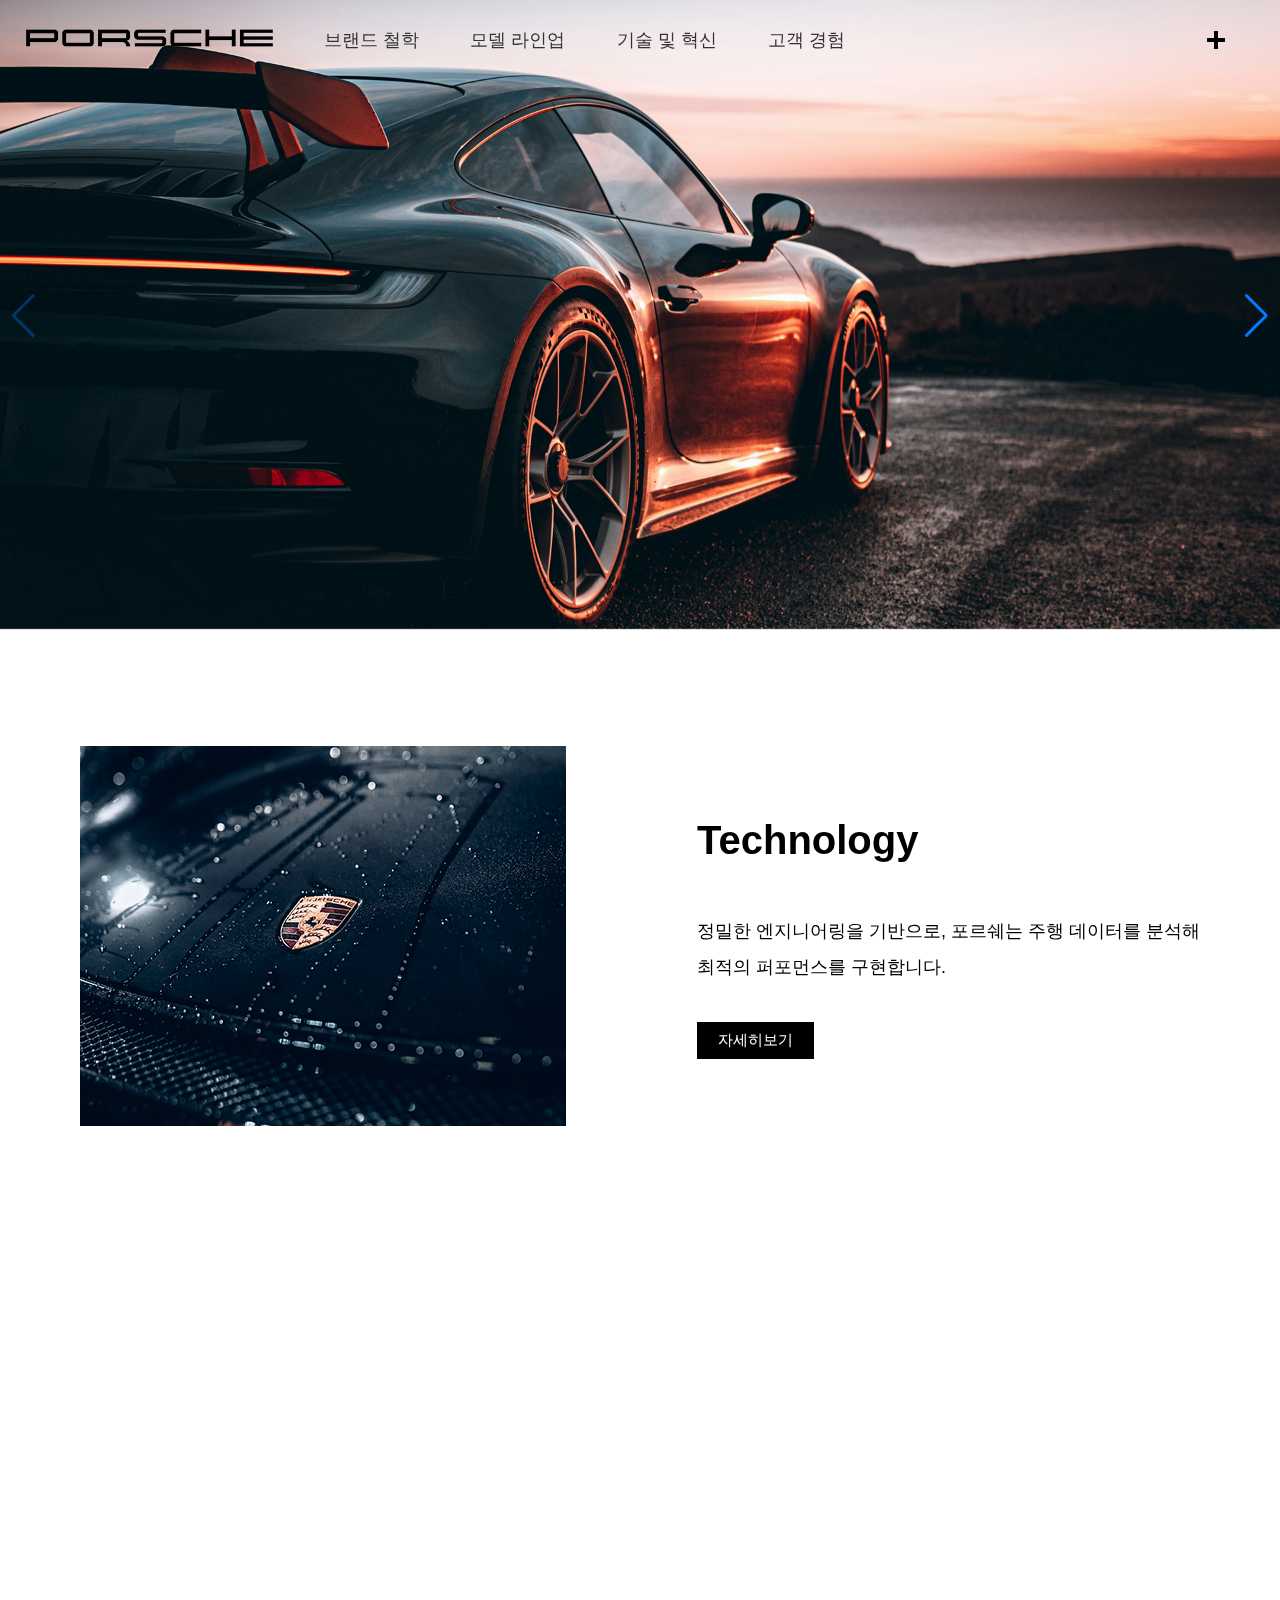
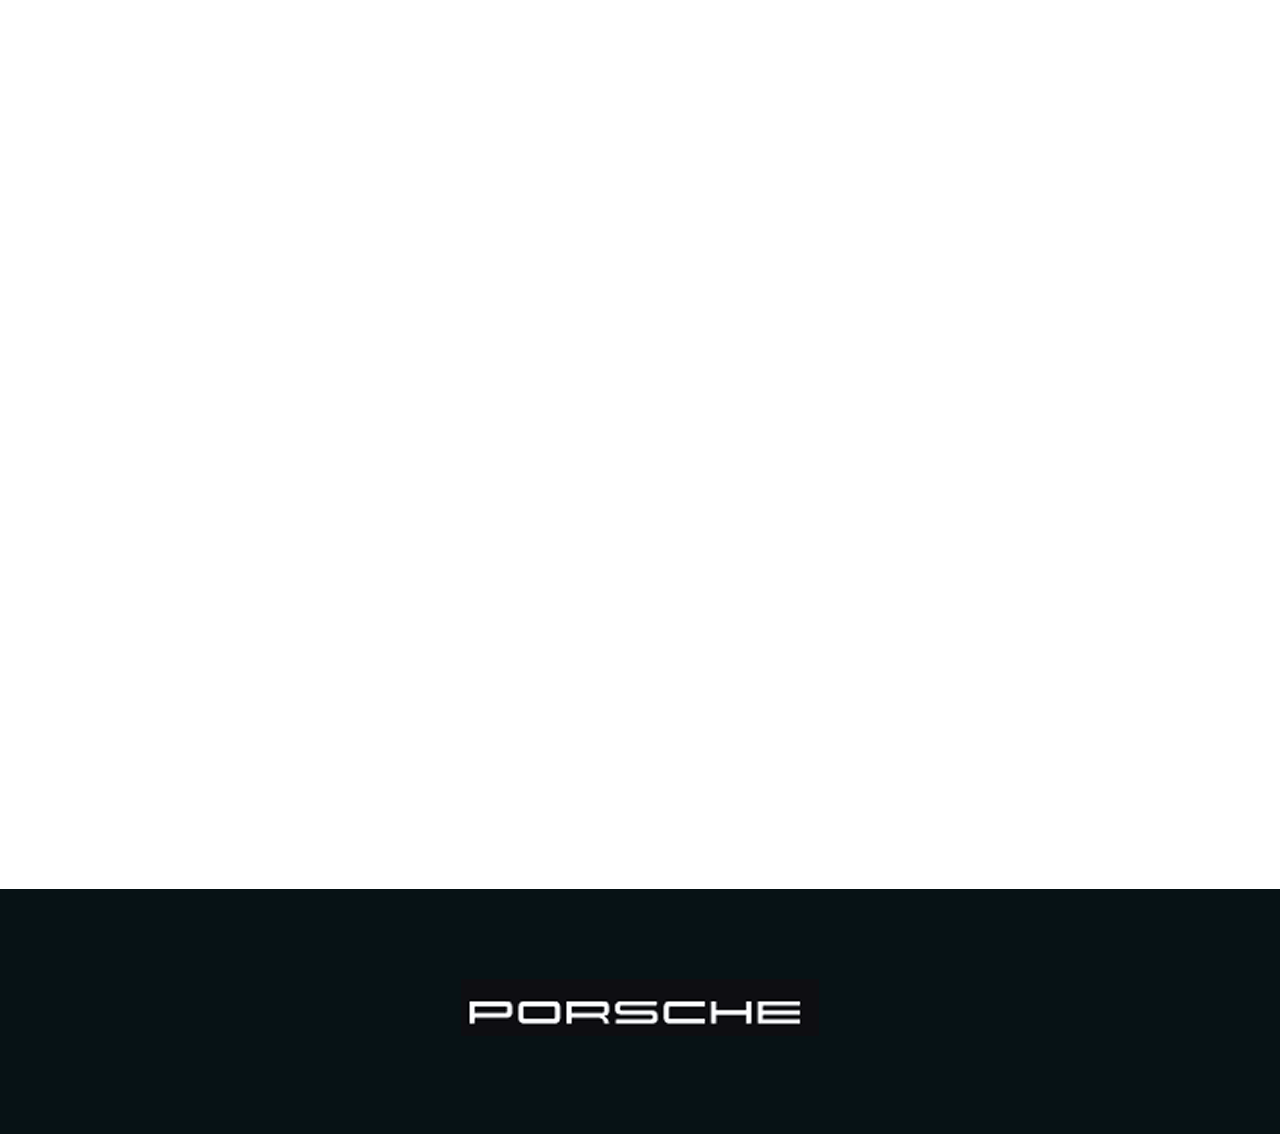
<file: index.html>
<!DOCTYPE html>
<html lang="en">
<head>
    <meta charset="UTF-8">
    <meta name="viewport" content="width=device-width, initial-scale=1.0">
    <title>레이아웃2 - 김예진2</title>
    <link rel="stylesheet" href="css/style.css">

     <!-- Link AOS CSS -->
    <link href="https://unpkg.com/aos@2.3.1/dist/aos.css" rel="stylesheet">
    
    <!-- Link Swiper's CSS -->
    <link rel="stylesheet" href="https://cdn.jsdelivr.net/npm/swiper@11/swiper-bundle.min.css" />
    <style>
        .swiper-slide img {
            width: 100%;
            height: 100%;
            object-fit: cover;
        }
    </style>


</head>
<body>
    <header>
        <h1>
            <a href="#"><img src="images/logo.png" alt="로고"></a>
        </h1>
        
        <nav>
            <ul class="gnb">
                <li><a href="#">브랜드 철학</a>
                    <ul class="lnb">
                        <li><a href="#">2차메뉴1</a></li>
                        <li><a href="#">2차메뉴2</a></li>
                        <li><a href="#">2차메뉴3</a></li>
                        <li><a href="#">2차메뉴4</a></li>
                    </ul>
                </li>
                <li><a href="#">모델 라인업</a>
                    <ul class="lnb">
                        <li><a href="#">2차메뉴1</a></li>
                        <li><a href="#">2차메뉴2</a></li>
                        <li><a href="#">2차메뉴3</a></li>
                        <li><a href="#">2차메뉴4</a></li>
                    </ul>
                </li>
                <li><a href="#">기술 및 혁신</a>
                    <ul class="lnb">
                        <li><a href="#">2차메뉴1</a></li>
                        <li><a href="#">2차메뉴2</a></li>
                        <li><a href="#">2차메뉴3</a></li>
                        <li><a href="#">2차메뉴4</a></li>
                    </ul>
                </li>
                <li><a href="#">고객 경험</a>
                    <ul class="lnb">
                        <li><a href="#">2차메뉴1</a></li>
                        <li><a href="#">2차메뉴2</a></li>
                        <li><a href="#">2차메뉴3</a></li>
                        <li><a href="#">2차메뉴4</a></li>
                    </ul>
                </li>
            </ul>
        </nav>
        
        <a href="#" class="more"></a>

        <div class="brand">
            <P>PORSCHE</P>
        </div>
    </header>
    

    <div class="hero">

        <div class="textbox">
            <div class="title">포르쉐 라이프스타일</div>
            <p>일상의 순간 속에서도<br> 포르쉐의 디자인과 감각을 경험하고,<br> 정제된 디테일이 주는 가치를 느끼며<br> 당신만의 라이프스타일을 완성합니다.</p>
            <a href="#" class="btn_view">자세히 보기</a>
        </div>
        
        <div class="swiper mySwiper">
            <div class="swiper-wrapper">
                <div class="swiper-slide"><img src="images/slide1.png" alt=""></div>
                <div class="swiper-slide"><img src="images/slide2.png" alt=""></div>
                <div class="swiper-slide"><img src="images/slide3.png" alt=""></div>
            </div>
            
            <div class="swiper-button-next"></div>
            <div class="swiper-button-prev"></div>
        </div>
    </div>
    
    
    <div class="section_box">
        <section class="section1" data-aos="flip-left" data-aos-duration="3000" data-aos-delay="50"
        data-aos-mirror="true" data-aos-once="false" data-aos-easing="ease-in-out">
            <div class="container">
                <figure>
                    <img src="images/section1.png" alt="">
                </figure>

                <div class="textbox">
                    <strong>Technology</strong>
                    <p>정밀한 엔지니어링을 기반으로, 포르쉐는 주행 데이터를 분석해<br> 최적의 퍼포먼스를 구현합니다.</p>
                    <a href="#" class="btn_view bk">자세히보기</a>
                </div>
            </div>
        </section>
        
        <section class="section2" data-aos="zoom-in" data-aos-duration="3000" data-aos-delay="50"
        data-aos-mirror="true" data-aos-once="false" data-aos-easing="ease-in-out">
            <div class="left">
                <div class="textbox">
                    <ul>
                        <li>
                            <strong>Performance</strong>
                            <p>정밀정교한 엔지니어링과 파워트레인이 <br>포르쉐만의 압도적인 주행 감각을 완성합니다.</p>
                        </li>
                        <li>
                            <strong>Innovation</strong>
                            <p>전동화와 디지털 기술을 기반으로 <br>미래의 주행 경험을 한층 더 진화시킵니다.</p>
                        </li>
                        <li>
                            <strong>Design</strong>
                            <p>정아이코닉한 실루엣과 정제된 디테일이 <br>포르쉐의 고유한 아름다움을 표현합니다.</p>
                        </li>
                    </ul>
                </div>
            </div>
            <div class="right">
                
            </div>
        </section>
        
        <section class="section3" data-aos="fade-up"
     data-aos-duration="3000" data-aos-mirror="true" data-aos-once="false" data-aos-easing="ease-in-out" data-aos-delay="50">
           <div class="container">
                <h2>Discover</h2>
    
                <ul class="content">
                    <li>
                        <a href="#">
                            <figure><img src="images/section4.png" alt=""></figure>
                            <span class="ex">Porsche E-Performance</span>
                            <p>포르쉐 전동 퍼포먼스의 새로운 기준</p>
                        </a>
                    </li>
                    <li>
                        <a href="#">
                            <figure><img src="images/section5.png" alt=""></figure>
                            <span class="ex">Porsche Connect</span>
                            <p>차량과 일상을 하나로 연결하다</p>
                        </a>
                    </li>
                    <li>
                        <a href="#">
                            <figure><img src="images/section6.png" alt=""></figure>
                            <span class="ex">Parts Price Check</span>
                            <p>포르쉐 순정 파츠 가격 확인하기</p>
                        </a>
                    </li>
                </ul>
           </div>
        </section>
    </div>
    
    
    <footer>
        <h1><img src="images/footerlogo.png" alt=""></h1>
    </footer>



    <script src="script/jquery-3.7.1.min.js"></script>

    <script src="script/action.js"></script>
      
    
    <!-- Swiper JS -->
    <script src="https://cdn.jsdelivr.net/npm/swiper@11/swiper-bundle.min.js"></script>

    <!-- Initialize Swiper -->
    <script>
        var swiper = new Swiper(".mySwiper", {
        navigation: {
            nextEl: ".swiper-button-next",
            prevEl: ".swiper-button-prev",
        },
        });
    </script>


    <!-- Aos JS -->
    <script src="https://unpkg.com/aos@2.3.1/dist/aos.js"></script>

    <script>
        AOS.init();
    </script>


</body>
</html>
</file>
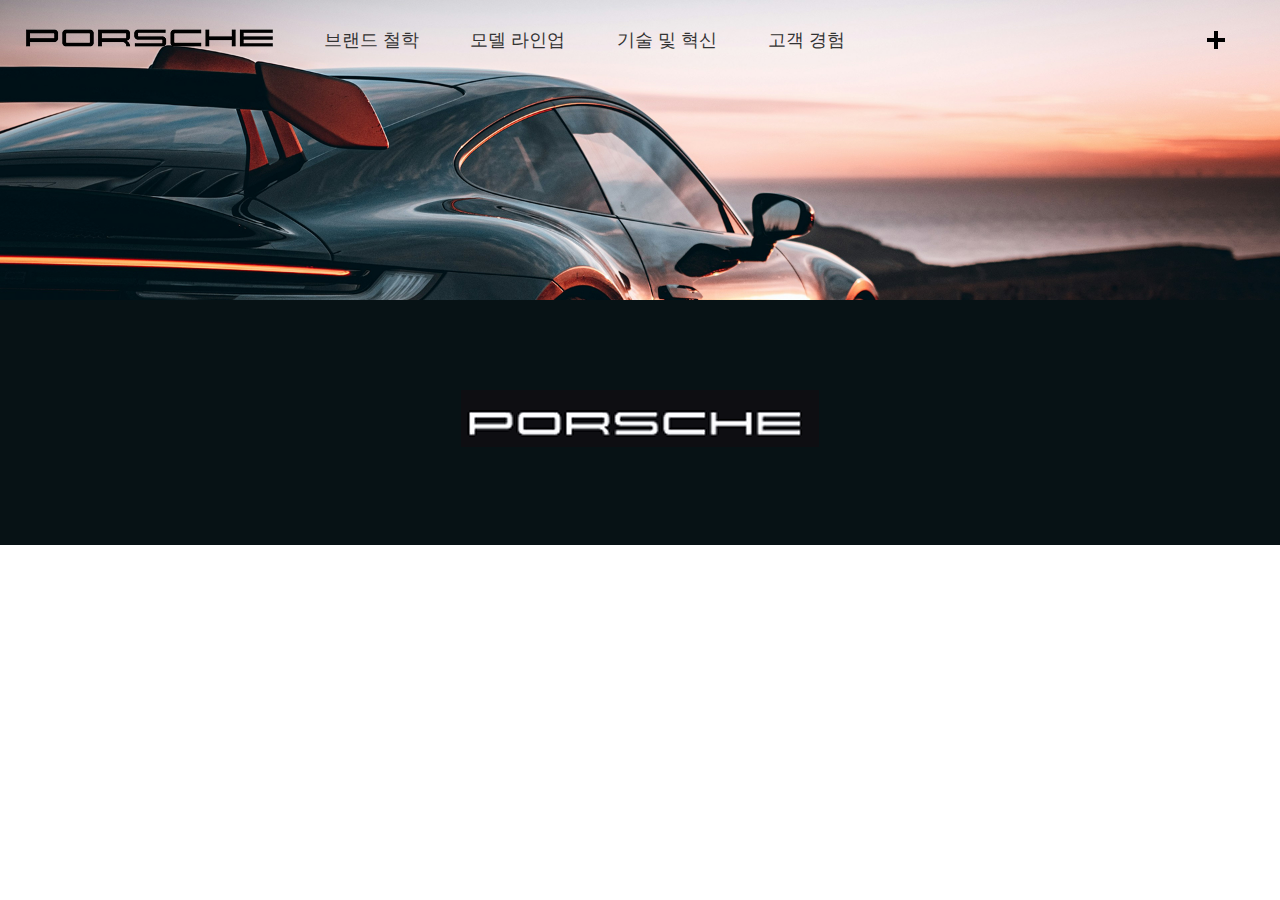
<file: sub1_1.html>
<!DOCTYPE html>
<html lang="en">
<head>
    <meta charset="UTF-8">
    <meta name="viewport" content="width=device-width, initial-scale=1.0">
    <title>레이아웃2 - 김예진2</title>
    <link rel="stylesheet" href="css/style.css">

     <!-- Link AOS CSS -->
    <link href="https://unpkg.com/aos@2.3.1/dist/aos.css" rel="stylesheet">
    
    <!-- Link Swiper's CSS -->
    <link rel="stylesheet" href="https://cdn.jsdelivr.net/npm/swiper@11/swiper-bundle.min.css" />
    <style>
        .swiper-slide img {
            width: 100%;
            height: 100%;
            object-fit: cover;
        }
    </style>
</head>
<body>
    <header>
        <h1>
            <a href="#"><img src="images/logo.png" alt="로고"></a>
        </h1>
        
        <nav>
            <ul class="gnb">
                <li><a href="#">브랜드 철학</a>
                    <ul class="lnb">
                        <li><a href="#">2차메뉴1</a></li>
                        <li><a href="#">2차메뉴2</a></li>
                        <li><a href="#">2차메뉴3</a></li>
                        <li><a href="#">2차메뉴4</a></li>
                    </ul>
                </li>
                <li><a href="#">모델 라인업</a>
                    <ul class="lnb">
                        <li><a href="#">2차메뉴1</a></li>
                        <li><a href="#">2차메뉴2</a></li>
                        <li><a href="#">2차메뉴3</a></li>
                        <li><a href="#">2차메뉴4</a></li>
                    </ul>
                </li>
                <li><a href="#">기술 및 혁신</a>
                    <ul class="lnb">
                        <li><a href="#">2차메뉴1</a></li>
                        <li><a href="#">2차메뉴2</a></li>
                        <li><a href="#">2차메뉴3</a></li>
                        <li><a href="#">2차메뉴4</a></li>
                    </ul>
                </li>
                <li><a href="#">고객 경험</a>
                    <ul class="lnb">
                        <li><a href="#">2차메뉴1</a></li>
                        <li><a href="#">2차메뉴2</a></li>
                        <li><a href="#">2차메뉴3</a></li>
                        <li><a href="#">2차메뉴4</a></li>
                    </ul>
                </li>
            </ul>
        </nav>
        
        <a href="#" class="more"></a>

        <div class="brand">
            <P>PORSCHE</P>
        </div>
    </header>
    
    <div class="hero_sub"></div>

    <div class="section_sub"></div>

    
    
    
    <footer>
        <h1><img src="images/footerlogo.png" alt=""></h1>
    </footer>



    <script src="script/jquery-3.7.1.min.js"></script>
    <script src="script/action.js"></script>

   
      
    <!-- Swiper JS -->
    <script src="https://cdn.jsdelivr.net/npm/swiper@11/swiper-bundle.min.js"></script>

    <!-- Initialize Swiper -->
    <script>
        var swiper = new Swiper(".mySwiper", {
        navigation: {
            nextEl: ".swiper-button-next",
            prevEl: ".swiper-button-prev",
        },
        });
    </script>


    <!-- Aos JS -->
    <script src="https://unpkg.com/aos@2.3.1/dist/aos.js"></script>

    <script>
        AOS.init();
    </script>


</body>
</html>
</file>
<file: css/style.css>
@charset "UTF-8";

@import url(reset.css);
@import url(font.css);

body {font-family: "Work Sans", sans-serif;}

.container {max-width: 1120px;margin: 0 auto;}
            /* 최대 1120px 까지만 커져라 */

.btn_view {font-size: 15px; background: #c64932; color: #fff; padding: 9px 21px; display: inline-block;}
.btn_view.bk {background: #000;}

header {height: 80px; display: flex; justify-content: space-between; 
position: absolute; z-index: 10; width: 100%;}  /* z-index: 5; <-- 포지션을 적용 시켰을때만 사용 가능 화면이 겹쳐있어서 안보일때 위로 올려주는 예) 컨트롤+[ 하듯이 순서올려주는것*/

header h1 {width: 350px;  display: flex;justify-content: center;align-items: center;}

header nav {width: 1000px;}
header nav .gnb { display: flex; }
header nav .gnb li { font-size: 18px; position: relative;}
header nav .gnb li a { padding: 28px 2vw; display: block;}

header nav .gnb li .lnb {background: rgba(0,0,0,0.7); position: absolute; width: 100%; height: 0; 
overflow: hidden; transition: 0.4s; backdrop-filter: blur(5px);}
header nav .gnb li .lnb li {text-align: center;}
header nav .gnb li .lnb li a {color: #fff; padding: 0px 0; line-height: 70px;}

header nav .gnb:hover li .lnb {height: 280px;}

header nav .gnb:hover li:hover {background: #c64932}
header nav .gnb:hover li:hover a  {color: #fff;}


header .more {width: 150px; display: flex; justify-content: center; align-items: center; position: relative; z-index: 2;}


header .more::before {content: ''; width: 4px;height: 18px; background: #000; position: absolute;}
header .more::after {content: ''; width: 4px;height: 18px; background: #000; position: absolute; transform: rotate(90deg);}


header .more.on::before {transform: rotate(45deg); height: 30px; background: #fff;}
header .more.on::after {transform: rotate(135deg); height: 30px; background: #fff;}


.brand {position: fixed; width: 100%; height: 100vh; background: rgba(0, 0, 0, 0.8); left: 0;top: 0; display: none;}
.brand p {font-size: 100px; display: flex; justify-content: center; align-items: center; color: #fff; height: 100%;}



.hero {}
.hero .textbox {position: absolute; background: rgba(27,3,0,0.7); z-index: 9; left: 50%; width: 600px; padding: 60px 70px; box-sizing: border-box; margin-left: 140px; top: 50%; margin-top: -195px; display: none;}
.hero .textbox .title {font-size: 55px; color: #fff; letter-spacing: -2px; margin-bottom: 24px;}
.hero .textbox p {font-size: 18px; color: #fff; margin-bottom: 36px; line-height: 2;}



.section_box {}


.section1 {padding: 113px 0;}
.section1 .container {display: flex; justify-content: space-between; align-items: center; gap: 30px;}
.section1 .container figure img {width: 100%;}
.section1 .container strong {font-size: 40px; margin-bottom: 50px; display: block;}
.section1 .container p {font-size: 18px;line-height: 2; margin-bottom: 37px;}


.section2 {display: flex;}
.section2 .left {width: 50%; background: url(../images/section2.png); padding: 113px 0; display: flex; justify-content: end; background-size: cover;}
.section2 .left ul {display: flex; flex-direction: column; gap: 96px;}
.section2 .left ul li {position: relative;}
.section2 .left ul li::before {content: ""; position: absolute; width: 17px;height: 1px; background: #fff;left: 0; top: 18px;}


.section2 .left .textbox {width: 560px; color: #fff;}
.section2 .left .textbox strong {font-size: 24px; padding-left: 34px;}
.section2 .left .textbox p {font-size: 14px; margin-top: 19px; padding-left: 34px;}

.section2 .right {width: 50%; background: url(../images/section3.png); background-size: cover;}


.section3 {padding: 113px 0;}
.section3 h2 {font-size: 40px;margin-bottom: 37px; text-align: center;}
.section3 ul {display: flex; justify-content: space-between; }
.section3 ul li {text-align: center;}
.section3 ul li a {}
.section3 ul li a figure {}
.section3 ul li a figure img {}
.section3 ul li a .ex {font-size: 16px;}
.section3 ul li a p {font-size: 18px;}

footer {background: #071215; padding: 90px 0; display: flex; justify-content: center; align-items: center;}



/* sub page */ /* sub page */ /* sub page */ /* sub page */

.hero_sub {height: 300px;background: url(../images/slide1.png); background-size: cover;}

.section_sub {}












@media screen and (max-width:1100px) {
    .section3 .container .content 
    {flex-direction: column; gap: 30px;}
    .section3 .container .content li 
    {width: 100%;}
    .section3 .container .content li img 
    {width: 100%;}
}





@media screen and (max-width:830px) {
    header {flex-wrap: wrap;}
    header h1 {width: 100%;}
    header .gnb {justify-content: center; background: rgba(198,73,50,0.8);}
    header .gnb a {color: #fff; font-size: 14px;}
    header .more {position: absolute; height: 30px; right: 20px; top: 10px; width: 50px;}

    .hero {height: 100vh;}
    .hero .swiper {height: 100%;}

    .section1 .container {flex-direction: column;}
    .section1 .textbox {padding: 0 20px;}

    .section2 .left {width: 100%;}
    .section2 .left .textbox {padding: 0 20px;}
    .section2 .right {display: none;}

    footer h1 {text-align: center;}
    footer img {width: 80%;}
}
</file>
